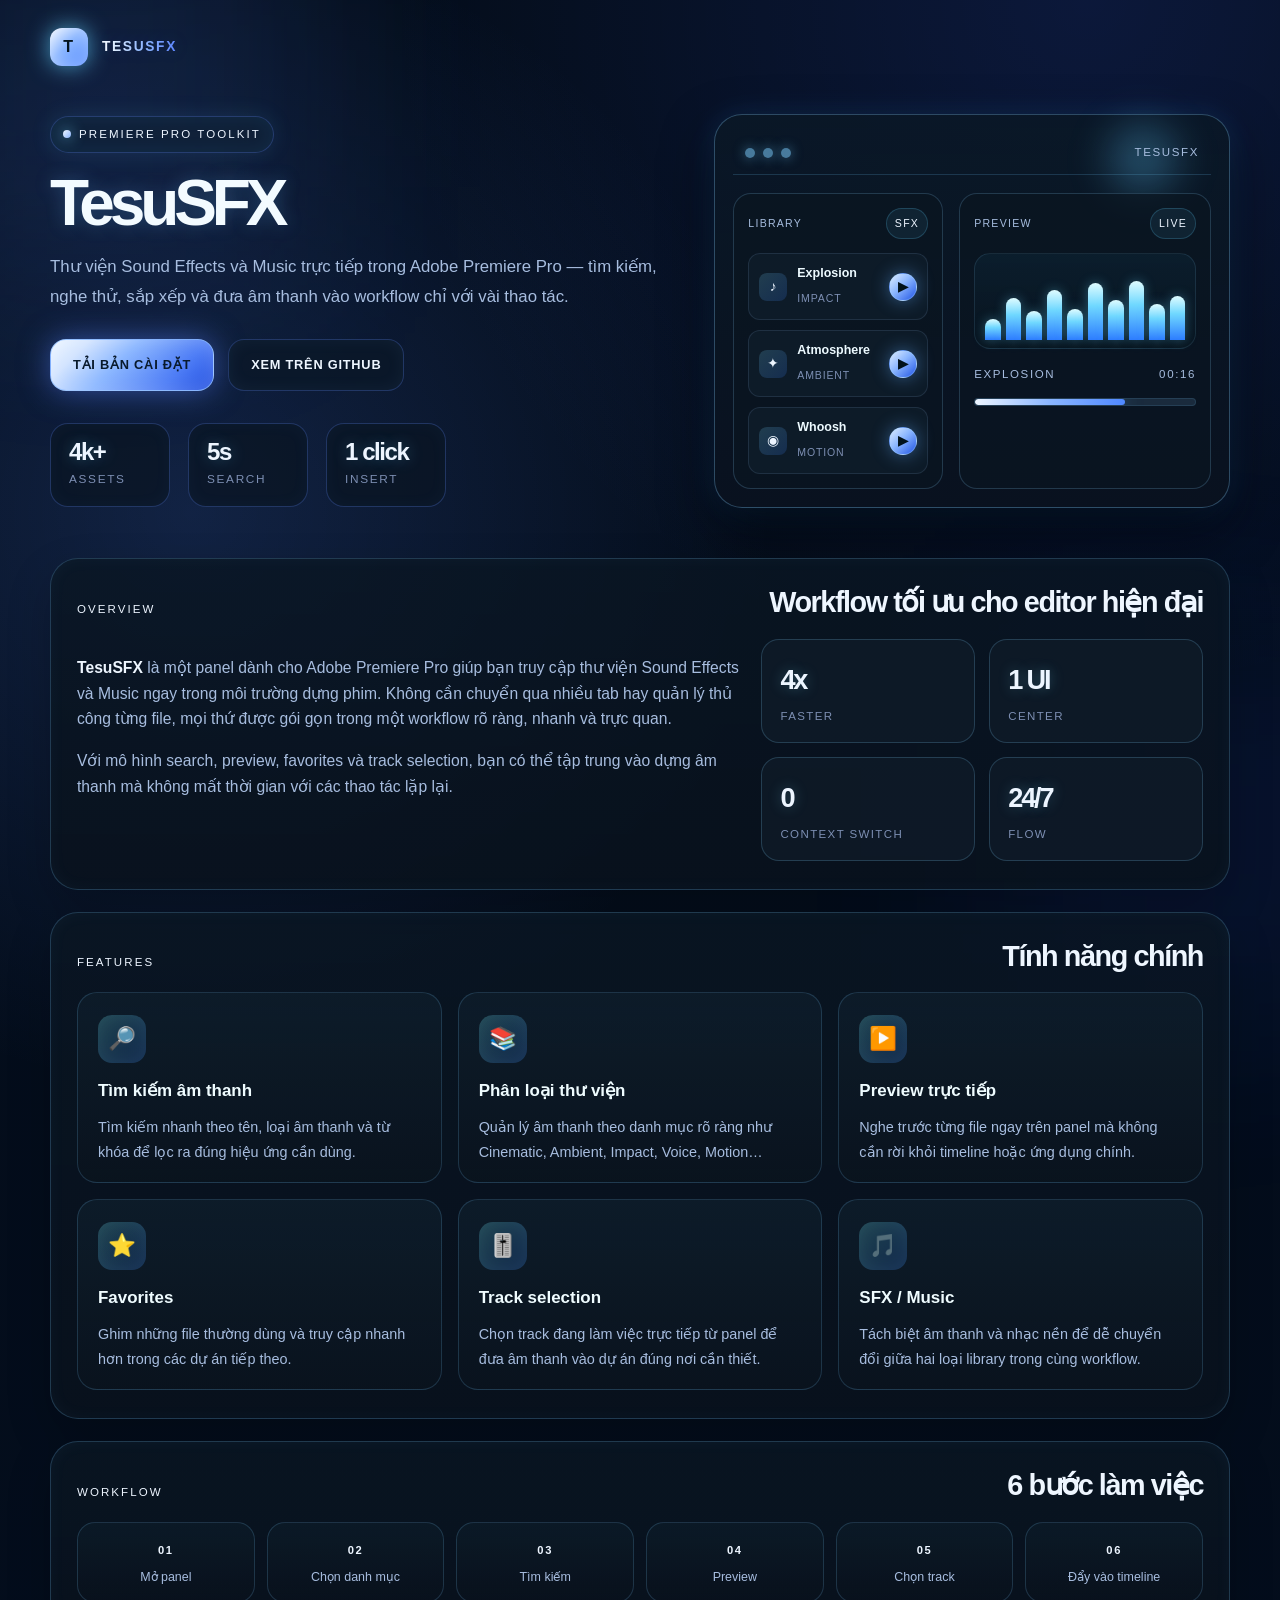
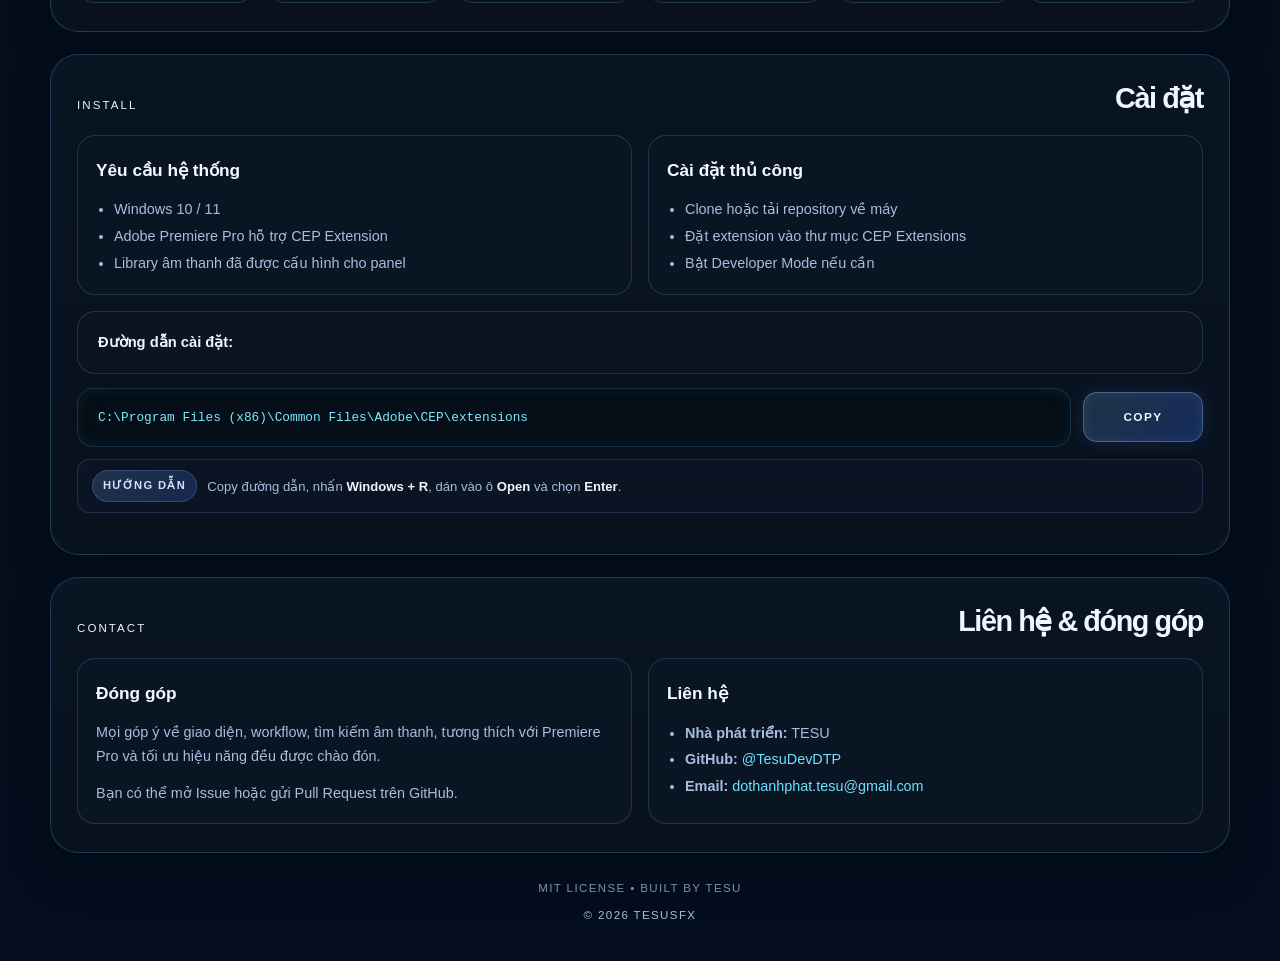
<file: 1. index.html>
<!DOCTYPE html>
<html lang="vi">
<head>
  <meta charset="UTF-8">
  <meta name="viewport" content="width=device-width, initial-scale=1.0">
  <meta name="description" content="TesuSFX — Sound Effects và Music trực tiếp trong Adobe Premiere Pro.">
  <title>TesuSFX — Sound Effects for Premiere Pro</title>

  <style>
    :root {
      --bg: #040d1a;
      --bg-2: #0a1d2f;
      --bg-3: #102d4b;
      --panel: rgba(10, 20, 33, 0.82);
      --panel-strong: rgba(8, 16, 28, 0.96);
      --panel-soft: rgba(14, 25, 39, 0.8);
      --border: rgba(94, 137, 255, 0.28);
      --border-strong: rgba(132, 177, 255, 0.8);
      --blue-1: #edf5ff;
      --blue-2: #cfe3ff;
      --blue-3: #8bb6ff;
      --blue-4: #4f88ff;
      --blue-5: #2255e5;
      --text: #eef6ff;
      --muted: #a7bddf;
      --muted-2: #7d8fb3;
      --success: #8ec6ff;
      --shadow: rgba(67, 123, 255, 0.52);
      --max: 1180px;
    }

    * { box-sizing: border-box; }

    html {
      scroll-behavior: smooth;
    }

    body {
      margin: 0;
      min-height: 100vh;
      background:
        radial-gradient(circle at 15% 20%, rgba(81, 133, 255, 0.18), transparent 25%),
        radial-gradient(circle at 85% 0%, rgba(58, 92, 255, 0.14), transparent 25%),
        linear-gradient(180deg, var(--bg) 0%, #030d1d 100%);
      color: var(--text);
      font-family: Inter, "Segoe UI", Arial, sans-serif;
      line-height: 1.65;
    }

    body::before,
    body::after {
      content: "";
      position: fixed;
      width: 380px;
      height: 380px;
      filter: blur(110px);
      pointer-events: none;
      z-index: 0;
      opacity: 0.8;
    }

    body::before {
      top: -120px;
      left: -90px;
      background: rgba(84, 136, 255, 0.18);
    }

    body::after {
      right: -90px;
      bottom: -120px;
      background: rgba(53, 86, 255, 0.12);
    }

    a {
      color: inherit;
      text-decoration: none;
    }

    img { max-width: 100%; }

    .container {
      position: relative;
      z-index: 1;
      width: min(calc(100% - 38px), var(--max));
      margin: 0 auto;
    }

    .topbar {
      position: relative;
      z-index: 2;
      padding: 28px 0 14px;
    }

    .brand {
      display: inline-flex;
      align-items: center;
      gap: 14px;
      letter-spacing: 0.12em;
      text-transform: uppercase;
      font-weight: 800;
      font-size: 0.86rem;
      color: var(--text);
    }

    .brand-mark {
      display: grid;
      place-items: center;
      width: 38px;
      height: 38px;
      border-radius: 12px;
      background: linear-gradient(135deg, var(--blue-1), var(--blue-3) 45%, var(--blue-4));
      color: #04131e;
      box-shadow: 0 0 22px rgba(98, 209, 255, 0.7), inset 0 0 16px rgba(255, 255, 255, 0.38);
      font-size: 1rem;
      font-weight: 900;
    }

    .brand-word {
      background: linear-gradient(90deg, #f6fbff 0%, #dfeeff 18%, #9bc0ff 50%, #5e87ff 100%);
      -webkit-background-clip: text;
      background-clip: text;
      color: transparent;
      text-shadow: 0 0 18px rgba(90, 137, 255, 0.22);
    }

    .hero {
      display: grid;
      grid-template-columns: 1.1fr 0.9fr;
      gap: 34px;
      align-items: center;
      padding: 34px 0 28px;
    }

    .eyebrow {
      display: inline-flex;
      align-items: center;
      gap: 8px;
      padding: 8px 12px;
      border: 1px solid var(--border);
      border-radius: 999px;
      background: rgba(18, 35, 56, 0.7);
      color: var(--blue-1);
      font-size: 0.72rem;
      letter-spacing: 0.18em;
      text-transform: uppercase;
      box-shadow: inset 0 0 18px rgba(56, 178, 255, 0.08), 0 0 22px rgba(90, 200, 255, 0.12);
    }

    .eyebrow::before {
      content: "";
      width: 8px;
      height: 8px;
      border-radius: 50%;
      background: linear-gradient(135deg, var(--blue-1), var(--blue-3));
      box-shadow: 0 0 14px rgba(109, 218, 255, 0.9);
    }

    h1 {
      margin: 20px 0 18px;
      font-size: clamp(3rem, 5vw, 5.2rem);
      line-height: 0.96;
      letter-spacing: -0.08em;
      color: #f3fbff;
      text-shadow: 0 0 18px rgba(106, 192, 255, 0.25);
    }

    .hero-subtitle {
      max-width: 640px;
      margin: 0;
      color: var(--muted);
      font-size: 1.05rem;
      line-height: 1.75;
    }

    .hero-actions {
      display: flex;
      flex-wrap: wrap;
      gap: 14px;
      margin-top: 28px;
    }

    .button {
      display: inline-flex;
      align-items: center;
      justify-content: center;
      min-height: 52px;
      padding: 0 22px;
      border-radius: 16px;
      border: 1px solid var(--border);
      background: rgba(13, 25, 42, 0.8);
      color: var(--text);
      font-size: 0.8rem;
      font-weight: 800;
      letter-spacing: 0.06em;
      text-transform: uppercase;
      transition: transform 0.2s ease, box-shadow 0.2s ease, border-color 0.2s ease;
      box-shadow: inset 0 0 18px rgba(146, 205, 255, 0.06);
    }

    .button:hover {
      transform: translateY(-2px);
      border-color: var(--border-strong);
      box-shadow: 0 0 24px rgba(88, 198, 255, 0.18);
    }

    .button.primary {
      color: #091a2c;
      background: linear-gradient(135deg, #edf6ff 0%, #d4e5ff 18%, #8db8ff 42%, #4e7df6 75%, #1f4de0 100%);
      border-color: rgba(146, 191, 255, 0.82);
      box-shadow: 0 0 30px rgba(87, 127, 255, 0.5), inset 0 0 18px rgba(255, 255, 255, 0.2);
    }

    .button.secondary {
      background: rgba(11, 24, 39, 0.78);
    }

    .stats {
      list-style: none;
      display: flex;
      flex-wrap: wrap;
      gap: 18px;
      padding: 0;
      margin: 32px 0 0;
    }

    .stats li {
      min-width: 120px;
      padding: 16px 18px;
      border: 1px solid var(--border);
      border-radius: 18px;
      background: rgba(10, 21, 34, 0.74);
      box-shadow: inset 0 0 18px rgba(101, 183, 255, 0.04);
    }

    .stats strong {
      display: block;
      color: var(--blue-1);
      font-size: 1.5rem;
      line-height: 1;
      letter-spacing: -0.06em;
      text-shadow: 0 0 16px rgba(112, 214, 255, 0.3);
    }

    .stats span {
      display: block;
      margin-top: 6px;
      font-size: 0.74rem;
      color: var(--muted-2);
      letter-spacing: 0.14em;
      text-transform: uppercase;
    }

    .visual-panel {
      position: relative;
      padding: 18px;
      border: 1px solid rgba(130, 205, 255, 0.3);
      border-radius: 28px;
      background: linear-gradient(180deg, rgba(10, 24, 39, 0.96), rgba(10, 18, 31, 0.9));
      box-shadow: 0 20px 50px rgba(2, 8, 16, 0.7), 0 0 28px rgba(61, 154, 255, 0.18);
    }

    .visual-panel::before {
      content: "";
      position: absolute;
      inset: -16px 26px auto auto;
      width: 120px;
      height: 120px;
      background: radial-gradient(circle, rgba(97, 206, 255, 0.38), transparent 62%);
      filter: blur(16px);
      z-index: 0;
    }

    .window-bar {
      position: relative;
      z-index: 1;
      display: flex;
      align-items: center;
      justify-content: space-between;
      padding: 10px 12px 12px;
      border-bottom: 1px solid rgba(113, 203, 255, 0.18);
      color: var(--muted);
      font-size: 0.72rem;
      letter-spacing: 0.14em;
      text-transform: uppercase;
    }

    .dots {
      display: flex;
      align-items: center;
      gap: 8px;
    }

    .dot {
      width: 10px;
      height: 10px;
      border-radius: 50%;
      background: rgba(123, 206, 255, 0.55);
      box-shadow: 0 0 12px rgba(106, 206, 255, 0.5);
    }

    .visual-body {
      position: relative;
      z-index: 1;
      display: grid;
      grid-template-columns: 1fr 1.2fr;
      gap: 16px;
      padding-top: 18px;
    }

    .library-card,
    .player-card {
      border: 1px solid rgba(130, 205, 255, 0.2);
      background: rgba(11, 22, 34, 0.7);
      border-radius: 18px;
      padding: 14px;
    }

    .library-header,
    .player-header {
      display: flex;
      align-items: center;
      justify-content: space-between;
      gap: 10px;
      color: var(--muted);
      font-size: 0.66rem;
      letter-spacing: 0.12em;
      text-transform: uppercase;
    }

    .chip {
      display: inline-flex;
      align-items: center;
      gap: 6px;
      padding: 6px 8px;
      border-radius: 999px;
      background: rgba(90, 203, 255, 0.08);
      border: 1px solid rgba(98, 209, 255, 0.2);
      color: var(--blue-1);
    }

    .library-list {
      display: grid;
      gap: 10px;
      margin-top: 14px;
    }

    .library-item {
      display: grid;
      grid-template-columns: auto 1fr auto;
      align-items: center;
      gap: 10px;
      padding: 9px 10px;
      border: 1px solid rgba(153, 202, 255, 0.12);
      border-radius: 12px;
      background: rgba(16, 29, 43, 0.8);
    }

    .icon-box {
      display: grid;
      place-items: center;
      width: 28px;
      height: 28px;
      border-radius: 8px;
      background: linear-gradient(135deg, rgba(123, 219, 255, 0.18), rgba(54, 124, 255, 0.18));
      color: var(--blue-1);
      font-size: 0.86rem;
    }

    .library-item strong {
      display: block;
      font-size: 0.78rem;
      color: #edfaff;
    }

    .library-item span {
      color: var(--muted-2);
      font-size: 0.66rem;
      letter-spacing: 0.08em;
      text-transform: uppercase;
    }

    .play-btn {
      display: grid;
      place-items: center;
      width: 28px;
      height: 28px;
      border: 1px solid rgba(156, 210, 255, 0.35);
      border-radius: 50%;
      background: linear-gradient(135deg, #dfeeff, var(--blue-3) 45%, var(--blue-5));
      color: #02121b;
      box-shadow: 0 0 18px rgba(98, 173, 255, 0.46);
      font-size: 0.8rem;
      font-weight: 900;
      cursor: pointer;
      transition: transform 0.16s ease, box-shadow 0.16s ease, filter 0.16s ease;
    }

    .play-btn:hover {
      transform: scale(1.06);
      box-shadow: 0 0 28px rgba(116, 177, 255, 0.7);
    }

    .play-btn.is-playing {
      transform: scale(1.12);
      filter: brightness(1.18);
      box-shadow: 0 0 32px rgba(118, 186, 255, 0.8);
    }

    .player-card {
      display: grid;
      align-content: start;
      gap: 14px;
    }

    .wave {
      display: flex;
      align-items: flex-end;
      gap: 5px;
      height: 96px;
      padding: 18px 10px 8px;
      border-radius: 16px;
      background: linear-gradient(180deg, rgba(12, 32, 48, 0.8), rgba(8, 20, 31, 0.95));
      border: 1px solid rgba(138, 211, 255, 0.12);
    }

    .wave span {
      display: block;
      flex: 1;
      min-width: 6px;
      border-radius: 999px 999px 0 0;
      background: linear-gradient(180deg, #dffcff 0%, #70d8ff 40%, #2d7dff 100%);
      box-shadow: 0 0 12px rgba(100, 214, 255, 0.35);
      height: var(--h);
    }

    .track-row {
      display: flex;
      justify-content: space-between;
      align-items: center;
      gap: 14px;
      padding-top: 2px;
      color: var(--muted);
      font-size: 0.72rem;
      letter-spacing: 0.14em;
      text-transform: uppercase;
    }

    .progress {
      position: relative;
      height: 8px;
      border-radius: 999px;
      background: rgba(119, 167, 216, 0.16);
      overflow: hidden;
      border: 1px solid rgba(113, 200, 255, 0.12);
    }

    .progress::before {
      content: "";
      position: absolute;
      inset: 0 auto 0 0;
      width: 68%;
      border-radius: inherit;
      background: linear-gradient(90deg, var(--blue-1), var(--blue-3), var(--blue-4));
      box-shadow: 0 0 18px rgba(87, 196, 255, 0.5);
    }

    .section-card {
      position: relative;
      z-index: 1;
      margin-top: 22px;
      padding: 28px 26px;
      border: 1px solid rgba(120, 199, 255, 0.22);
      border-radius: 28px;
      background: linear-gradient(180deg, rgba(10, 22, 35, 0.82), rgba(9, 18, 29, 0.88));
      box-shadow: inset 0 0 18px rgba(119, 195, 255, 0.04), 0 18px 45px rgba(0, 0, 0, 0.2);
    }

    .section-head {
      display: flex;
      align-items: end;
      justify-content: space-between;
      gap: 14px;
      margin-bottom: 20px;
    }

    .section-kicker {
      color: var(--blue-1);
      font-size: 0.72rem;
      letter-spacing: 0.18em;
      text-transform: uppercase;
    }

    h2 {
      margin: 0;
      font-size: clamp(1.8rem, 2vw, 2.3rem);
      letter-spacing: -0.05em;
      line-height: 1.1;
    }

    .intro-grid {
      display: grid;
      grid-template-columns: 1.2fr 0.8fr;
      gap: 22px;
    }

    .intro-copy {
      color: var(--muted);
      font-size: 0.98rem;
    }

    .intro-copy strong {
      color: var(--text);
    }

    .metric-stack {
      display: grid;
      grid-template-columns: 1fr 1fr;
      gap: 14px;
    }

    .metric {
      padding: 18px 18px 16px;
      border: 1px solid rgba(126, 209, 255, 0.2);
      border-radius: 18px;
      background: rgba(16, 28, 42, 0.76);
    }

    .metric strong {
      display: block;
      font-size: 1.7rem;
      letter-spacing: -0.08em;
      color: var(--blue-1);
      text-shadow: 0 0 14px rgba(121, 220, 255, 0.28);
    }

    .metric span {
      display: block;
      margin-top: 4px;
      color: var(--muted-2);
      font-size: 0.72rem;
      letter-spacing: 0.12em;
      text-transform: uppercase;
    }

    .features-grid {
      display: grid;
      grid-template-columns: repeat(3, minmax(0, 1fr));
      gap: 16px;
    }

    .feature-card {
      padding: 22px 20px 18px;
      border: 1px solid rgba(118, 201, 255, 0.18);
      border-radius: 20px;
      background: linear-gradient(180deg, rgba(14, 29, 43, 0.9), rgba(10, 20, 31, 0.82));
      transition: transform 0.2s ease, border-color 0.2s ease, box-shadow 0.2s ease;
    }

    .feature-card:hover {
      transform: translateY(-2px);
      border-color: rgba(124, 213, 255, 0.38);
      box-shadow: 0 0 26px rgba(98, 202, 255, 0.12);
    }

    .feature-icon {
      display: inline-grid;
      place-items: center;
      width: 48px;
      height: 48px;
      border-radius: 14px;
      background: linear-gradient(135deg, rgba(117, 250, 255, 0.18), rgba(42, 112, 255, 0.18));
      box-shadow: inset 0 0 18px rgba(137, 224, 255, 0.1);
      font-size: 1.4rem;
      margin-bottom: 14px;
    }

    .feature-card h3 {
      margin: 0 0 10px;
      color: #effcff;
      font-size: 1.06rem;
    }

    .feature-card p {
      margin: 0;
      color: var(--muted);
      font-size: 0.9rem;
      line-height: 1.7;
    }

    .workflow-grid {
      display: grid;
      grid-template-columns: repeat(6, minmax(0, 1fr));
      gap: 12px;
    }

    .step {
      padding: 18px 12px 16px;
      border: 1px solid rgba(125, 202, 255, 0.18);
      border-radius: 18px;
      background: linear-gradient(180deg, rgba(12, 27, 40, 0.9), rgba(9, 17, 29, 0.8));
      text-align: center;
    }

    .step-number {
      display: block;
      color: var(--blue-1);
      font-size: 0.7rem;
      letter-spacing: 0.14em;
      text-transform: uppercase;
      font-weight: 800;
    }

    .step span:last-child {
      display: block;
      margin-top: 8px;
      color: var(--muted);
      font-size: 0.78rem;
      line-height: 1.5;
    }

    .install-grid,
    .contact-grid {
      display: grid;
      grid-template-columns: 1fr 1fr;
      gap: 16px;
    }

    .info-card {
      padding: 20px 18px 18px;
      border: 1px solid rgba(120, 201, 255, 0.18);
      border-radius: 18px;
      background: rgba(11, 23, 37, 0.74);
    }

    .info-card h3 {
      margin: 0 0 12px;
      color: #f1fbff;
      font-size: 1.08rem;
    }

    .info-card ul {
      margin: 0;
      padding-left: 18px;
      color: var(--muted);
      font-size: 0.9rem;
      line-height: 1.85;
    }

    .info-card p {
      margin: 0;
      color: var(--muted);
      font-size: 0.9rem;
      line-height: 1.7;
    }

    .note-box {
      margin-top: 16px;
      padding: 18px 20px;
      border-radius: 18px;
      border: 1px solid rgba(120, 203, 255, 0.18);
      background: rgba(12, 23, 36, 0.78);
      color: var(--muted);
      font-size: 0.92rem;
    }

    .note-box strong {
      color: var(--text);
    }

    .path-copy-row {
      display: flex;
      align-items: center;
      gap: 12px;
      margin-top: 14px;
    }

    .path-copy-row pre {
      flex: 1;
      margin: 0;
    }

    .copy-btn {
      flex-shrink: 0;
      min-width: 120px;
      min-height: 50px;
      padding: 0 18px;
      border: 1px solid rgba(145, 206, 255, 0.34);
      border-radius: 14px;
      background: linear-gradient(135deg, rgba(135, 206, 255, 0.18), rgba(56, 110, 255, 0.28));
      color: var(--text);
      font-size: 0.74rem;
      font-weight: 800;
      letter-spacing: 0.12em;
      text-transform: uppercase;
      cursor: pointer;
      box-shadow: inset 0 0 14px rgba(153, 213, 255, 0.08), 0 0 20px rgba(84, 150, 255, 0.15);
      transition: transform 0.18s ease, box-shadow 0.18s ease;
    }

    .copy-btn:hover {
      transform: translateY(-1px);
      box-shadow: 0 0 24px rgba(84, 150, 255, 0.22);
    }

    .copy-help {
      display: flex;
      align-items: center;
      gap: 10px;
      margin-top: 12px;
      padding: 10px 14px;
      border: 1px solid rgba(130, 172, 255, 0.18);
      border-radius: 12px;
      background: rgba(12, 23, 38, 0.72);
      color: var(--muted);
      font-size: 0.82rem;
      line-height: 1.6;
      box-shadow: inset 0 0 14px rgba(117, 161, 255, 0.04);
    }

    .copy-help-label {
      display: inline-flex;
      align-items: center;
      justify-content: center;
      min-width: 94px;
      padding: 6px 10px;
      border-radius: 999px;
      background: linear-gradient(135deg, rgba(137, 188, 255, 0.18), rgba(69, 114, 255, 0.2));
      border: 1px solid rgba(138, 180, 255, 0.22);
      color: var(--blue-2);
      font-size: 0.7rem;
      letter-spacing: 0.12em;
      text-transform: uppercase;
      font-weight: 700;
    }

    .copy-help strong {
      color: var(--text);
    }

    pre {
      margin: 0;
      padding: 18px 20px;
      border: 1px solid rgba(118, 200, 255, 0.18);
      border-radius: 16px;
      background: rgba(5, 14, 23, 0.86);
      color: #7deaff;
      font: 0.8rem/1.7 Consolas, "Courier New", monospace;
      overflow-x: auto;
      white-space: pre-wrap;
      word-break: break-word;
      box-shadow: inset 0 0 16px rgba(77, 194, 255, 0.08);
    }

    footer {
      position: relative;
      z-index: 1;
      padding: 26px 0 36px;
      text-align: center;
      color: var(--muted-2);
      font-size: 0.72rem;
      letter-spacing: 0.12em;
      text-transform: uppercase;
    }

    footer .copyright {
      margin-top: 8px;
      color: var(--muted);
    }

    @media (max-width: 940px) {
      .hero,
      .intro-grid,
      .install-grid,
      .contact-grid {
        grid-template-columns: 1fr;
      }

      .features-grid {
        grid-template-columns: repeat(2, minmax(0, 1fr));
      }

      .workflow-grid {
        grid-template-columns: repeat(3, minmax(0, 1fr));
      }
    }

    @media (max-width: 640px) {
      .container {
        width: min(calc(100% - 22px), var(--max));
      }

      .topbar {
        padding-top: 20px;
      }

      .brand {
        letter-spacing: 0.08em;
      }

      .hero {
        padding-top: 20px;
      }

      .hero-actions {
        flex-direction: column;
        align-items: stretch;
      }

      .button {
        width: 100%;
      }

      .stats {
        gap: 12px;
      }

      .stats li {
        width: 100%;
      }

      .features-grid,
      .workflow-grid,
      .metric-stack {
        grid-template-columns: 1fr;
      }

      .visual-body {
        grid-template-columns: 1fr;
      }

      .section-card {
        padding: 22px 18px;
      }
    }
  </style>
</head>

<body>
  <header class="topbar">
    <div class="container">
      <div class="brand" aria-label="TesuSFX logo">
        <span class="brand-mark">T</span>
        <span class="brand-word">TesuSFX</span>
      </div>
    </div>
  </header>

  <main class="container">
    <section class="hero">
      <div>
        <div class="eyebrow">Premiere Pro Toolkit</div>

        <h1>TesuSFX</h1>

        <p class="hero-subtitle">
          Thư viện Sound Effects và Music trực tiếp trong Adobe Premiere Pro — tìm kiếm, nghe thử,
          sắp xếp và đưa âm thanh vào workflow chỉ với vài thao tác.
        </p>

        <div class="hero-actions">
          <a class="button primary" href="#install">Tải bản cài đặt</a>
          <a class="button secondary" href="https://github.com/TesuDevDTP/tesu-sfx-panel" target="_blank" rel="noreferrer">Xem trên GitHub</a>
        </div>

        <ul class="stats" aria-label="stats">
          <li>
            <strong>4k+</strong>
            <span>Assets</span>
          </li>
          <li>
            <strong>5s</strong>
            <span>Search</span>
          </li>
          <li>
            <strong>1 click</strong>
            <span>Insert</span>
          </li>
        </ul>
      </div>

      <div class="visual-panel" aria-label="Preview interface">
        <div class="window-bar">
          <div class="dots">
            <span class="dot"></span>
            <span class="dot"></span>
            <span class="dot"></span>
          </div>
          <span>TesuSFX</span>
        </div>

        <div class="visual-body">
          <div class="library-card">
            <div class="library-header">
              <span>Library</span>
              <span class="chip">SFX</span>
            </div>

            <div class="library-list">
              <div class="library-item">
                <div class="icon-box">♪</div>
                <div>
                  <strong>Explosion</strong>
                  <span>Impact</span>
                </div>
                <button class="play-btn" type="button" data-sound="explosion" aria-label="Play Explosion preview">▶</button>
              </div>

              <div class="library-item">
                <div class="icon-box">✦</div>
                <div>
                  <strong>Atmosphere</strong>
                  <span>Ambient</span>
                </div>
                <button class="play-btn" type="button" data-sound="atmosphere" aria-label="Play Atmosphere preview">▶</button>
              </div>

              <div class="library-item">
                <div class="icon-box">◉</div>
                <div>
                  <strong>Whoosh</strong>
                  <span>Motion</span>
                </div>
                <button class="play-btn" type="button" data-sound="whoosh" aria-label="Play Whoosh preview">▶</button>
              </div>
            </div>
          </div>

          <div class="player-card">
            <div class="player-header">
              <span>Preview</span>
              <span class="chip">Live</span>
            </div>

            <div class="wave" aria-hidden="true">
              <span style="--h: 32%;"></span>
              <span style="--h: 62%;"></span>
              <span style="--h: 44%;"></span>
              <span style="--h: 74%;"></span>
              <span style="--h: 46%;"></span>
              <span style="--h: 84%;"></span>
              <span style="--h: 60%;"></span>
              <span style="--h: 88%;"></span>
              <span style="--h: 54%;"></span>
              <span style="--h: 66%;"></span>
            </div>

            <div class="track-row">
              <span>Explosion</span>
              <span>00:16</span>
            </div>

            <div class="progress" aria-hidden="true"></div>
          </div>
        </div>
      </div>
    </section>

    <section class="section-card" id="overview">
      <div class="section-head">
        <span class="section-kicker">Overview</span>
        <h2>Workflow tối ưu cho editor hiện đại</h2>
      </div>

      <div class="intro-grid">
        <div class="intro-copy">
          <p>
            <strong>TesuSFX</strong> là một panel dành cho Adobe Premiere Pro giúp bạn truy cập thư viện
            Sound Effects và Music ngay trong môi trường dựng phim. Không cần chuyển qua nhiều tab hay
            quản lý thủ công từng file, mọi thứ được gói gọn trong một workflow rõ ràng, nhanh và trực quan.
          </p>
          <p>
            Với mô hình search, preview, favorites và track selection, bạn có thể tập trung vào dựng âm thanh
            mà không mất thời gian với các thao tác lặp lại.
          </p>
        </div>

        <div class="metric-stack">
          <div class="metric">
            <strong>4x</strong>
            <span>Faster</span>
          </div>
          <div class="metric">
            <strong>1 UI</strong>
            <span>Center</span>
          </div>
          <div class="metric">
            <strong>0</strong>
            <span>Context switch</span>
          </div>
          <div class="metric">
            <strong>24/7</strong>
            <span>Flow</span>
          </div>
        </div>
      </div>
    </section>

    <section class="section-card" id="features">
      <div class="section-head">
        <span class="section-kicker">Features</span>
        <h2>Tính năng chính</h2>
      </div>

      <div class="features-grid">
        <article class="feature-card">
          <div class="feature-icon">🔎</div>
          <h3>Tìm kiếm âm thanh</h3>
          <p>Tìm kiếm nhanh theo tên, loại âm thanh và từ khóa để lọc ra đúng hiệu ứng cần dùng.</p>
        </article>

        <article class="feature-card">
          <div class="feature-icon">📚</div>
          <h3>Phân loại thư viện</h3>
          <p>Quản lý âm thanh theo danh mục rõ ràng như Cinematic, Ambient, Impact, Voice, Motion…</p>
        </article>

        <article class="feature-card">
          <div class="feature-icon">▶️</div>
          <h3>Preview trực tiếp</h3>
          <p>Nghe trước từng file ngay trên panel mà không cần rời khỏi timeline hoặc ứng dụng chính.</p>
        </article>

        <article class="feature-card">
          <div class="feature-icon">⭐</div>
          <h3>Favorites</h3>
          <p>Ghim những file thường dùng và truy cập nhanh hơn trong các dự án tiếp theo.</p>
        </article>

        <article class="feature-card">
          <div class="feature-icon">🎚️</div>
          <h3>Track selection</h3>
          <p>Chọn track đang làm việc trực tiếp từ panel để đưa âm thanh vào dự án đúng nơi cần thiết.</p>
        </article>

        <article class="feature-card">
          <div class="feature-icon">🎵</div>
          <h3>SFX / Music</h3>
          <p>Tách biệt âm thanh và nhạc nền để dễ chuyển đổi giữa hai loại library trong cùng workflow.</p>
        </article>
      </div>
    </section>

    <section class="section-card" id="workflow">
      <div class="section-head">
        <span class="section-kicker">Workflow</span>
        <h2>6 bước làm việc</h2>
      </div>

      <div class="workflow-grid">
        <div class="step">
          <span class="step-number">01</span>
          <span>Mở panel</span>
        </div>
        <div class="step">
          <span class="step-number">02</span>
          <span>Chọn danh mục</span>
        </div>
        <div class="step">
          <span class="step-number">03</span>
          <span>Tìm kiếm</span>
        </div>
        <div class="step">
          <span class="step-number">04</span>
          <span>Preview</span>
        </div>
        <div class="step">
          <span class="step-number">05</span>
          <span>Chọn track</span>
        </div>
        <div class="step">
          <span class="step-number">06</span>
          <span>Đẩy vào timeline</span>
        </div>
      </div>
    </section>

    <section class="section-card" id="install">
      <div class="section-head">
        <span class="section-kicker">Install</span>
        <h2>Cài đặt</h2>
      </div>

      <div class="install-grid">
        <div class="info-card">
          <h3>Yêu cầu hệ thống</h3>
          <ul>
            <li>Windows 10 / 11</li>
            <li>Adobe Premiere Pro hỗ trợ CEP Extension</li>
            <li>Library âm thanh đã được cấu hình cho panel</li>
          </ul>
        </div>

        <div class="info-card">
          <h3>Cài đặt thủ công</h3>
          <ul>
            <li>Clone hoặc tải repository về máy</li>
            <li>Đặt extension vào thư mục CEP Extensions</li>
            <li>Bật Developer Mode nếu cần</li>
          </ul>
        </div>
      </div>

      <div class="note-box" style="margin-top: 16px;">
        <strong>Đường dẫn cài đặt:</strong>
      </div>

      <div class="path-copy-row">
        <pre id="installPath">C:\Program Files (x86)\Common Files\Adobe\CEP\extensions</pre>
        <button class="copy-btn" id="copyPathBtn" type="button">Copy</button>
      </div>

      <p class="copy-help">
        <span class="copy-help-label">Hướng dẫn</span>
        <span>Copy đường dẫn, nhấn <strong>Windows + R</strong>, dán vào ô <strong>Open</strong> và chọn <strong>Enter</strong>.</span>
      </p>
    </section>

    <section class="section-card" id="contact">
      <div class="section-head">
        <span class="section-kicker">Contact</span>
        <h2>Liên hệ &amp; đóng góp</h2>
      </div>

      <div class="contact-grid">
        <div class="info-card">
          <h3>Đóng góp</h3>
          <p>
            Mọi góp ý về giao diện, workflow, tìm kiếm âm thanh, tương thích với Premiere Pro và tối ưu hiệu năng
            đều được chào đón.
          </p>
          <p style="margin-top: 12px;">Bạn có thể mở Issue hoặc gửi Pull Request trên GitHub.</p>
        </div>

        <div class="info-card">
          <h3>Liên hệ</h3>
          <ul>
            <li><strong>Nhà phát triển:</strong> TESU</li>
            <li><strong>GitHub:</strong> <a href="https://github.com/TesuDevDTP" target="_blank" rel="noreferrer" style="color:#6fe1ff;">@TesuDevDTP</a></li>
            <li><strong>Email:</strong> <a href="mailto:dothanhphat.tesu@gmail.com" style="color:#6fe1ff;">dothanhphat.tesu@gmail.com</a></li>
          </ul>
        </div>
      </div>
    </section>
  </main>

  <footer>
    <div>MIT License • Built by Tesu</div>
    <div class="copyright">© 2026 TESUSFX</div>
  </footer>

  <script>
    let audioContext;

    function getAudioContext() {
      if (!audioContext) {
        const AudioCtor = window.AudioContext || window.webkitAudioContext;
        if (!AudioCtor) return null;
        audioContext = new AudioCtor();
      }
      return audioContext;
    }

    function playPreviewTone(type) {
      const ctx = getAudioContext();
      if (!ctx) return;

      const presets = {
        explosion: { base: 86, end: 26, duration: 0.72, waveform: 'sawtooth', gain: 0.18 },
        atmosphere: { base: 220, end: 130, duration: 1.3, waveform: 'sine', gain: 0.12 },
        whoosh: { base: 180, end: 32, duration: 0.55, waveform: 'triangle', gain: 0.14 }
      };

      const preset = presets[type] || presets.explosion;
      const now = ctx.currentTime;
      const oscillator = ctx.createOscillator();
      const gainNode = ctx.createGain();

      oscillator.type = preset.waveform;
      oscillator.frequency.setValueAtTime(preset.base, now);
      oscillator.frequency.exponentialRampToValueAtTime(preset.end, now + preset.duration);

      gainNode.gain.setValueAtTime(0.0001, now);
      gainNode.gain.exponentialRampToValueAtTime(preset.gain, now + 0.04);
      gainNode.gain.exponentialRampToValueAtTime(0.0001, now + preset.duration);

      oscillator.connect(gainNode);
      gainNode.connect(ctx.destination);
      oscillator.start(now);
      oscillator.stop(now + preset.duration);
    }

    document.querySelectorAll('.play-btn').forEach((button) => {
      button.addEventListener('click', () => {
        const sound = button.dataset.sound || 'explosion';
        button.classList.add('is-playing');
        setTimeout(() => button.classList.remove('is-playing'), 220);
        playPreviewTone(sound);
      });
    });

    const copyBtn = document.getElementById('copyPathBtn');
    const installPath = document.getElementById('installPath');

    if (copyBtn && installPath) {
      copyBtn.addEventListener('click', async () => {
        const value = installPath.textContent.trim();

        try {
          await navigator.clipboard.writeText(value);
          copyBtn.textContent = 'Copied';
        } catch (error) {
          const helper = document.createElement('textarea');
          helper.value = value;
          document.body.appendChild(helper);
          helper.select();
          document.execCommand('copy');
          document.body.removeChild(helper);
          copyBtn.textContent = 'Copied';
        }

        setTimeout(() => {
          copyBtn.textContent = 'Copy';
        }, 1600);
      });
    }
  </script>
</body>
</html>
</file>
